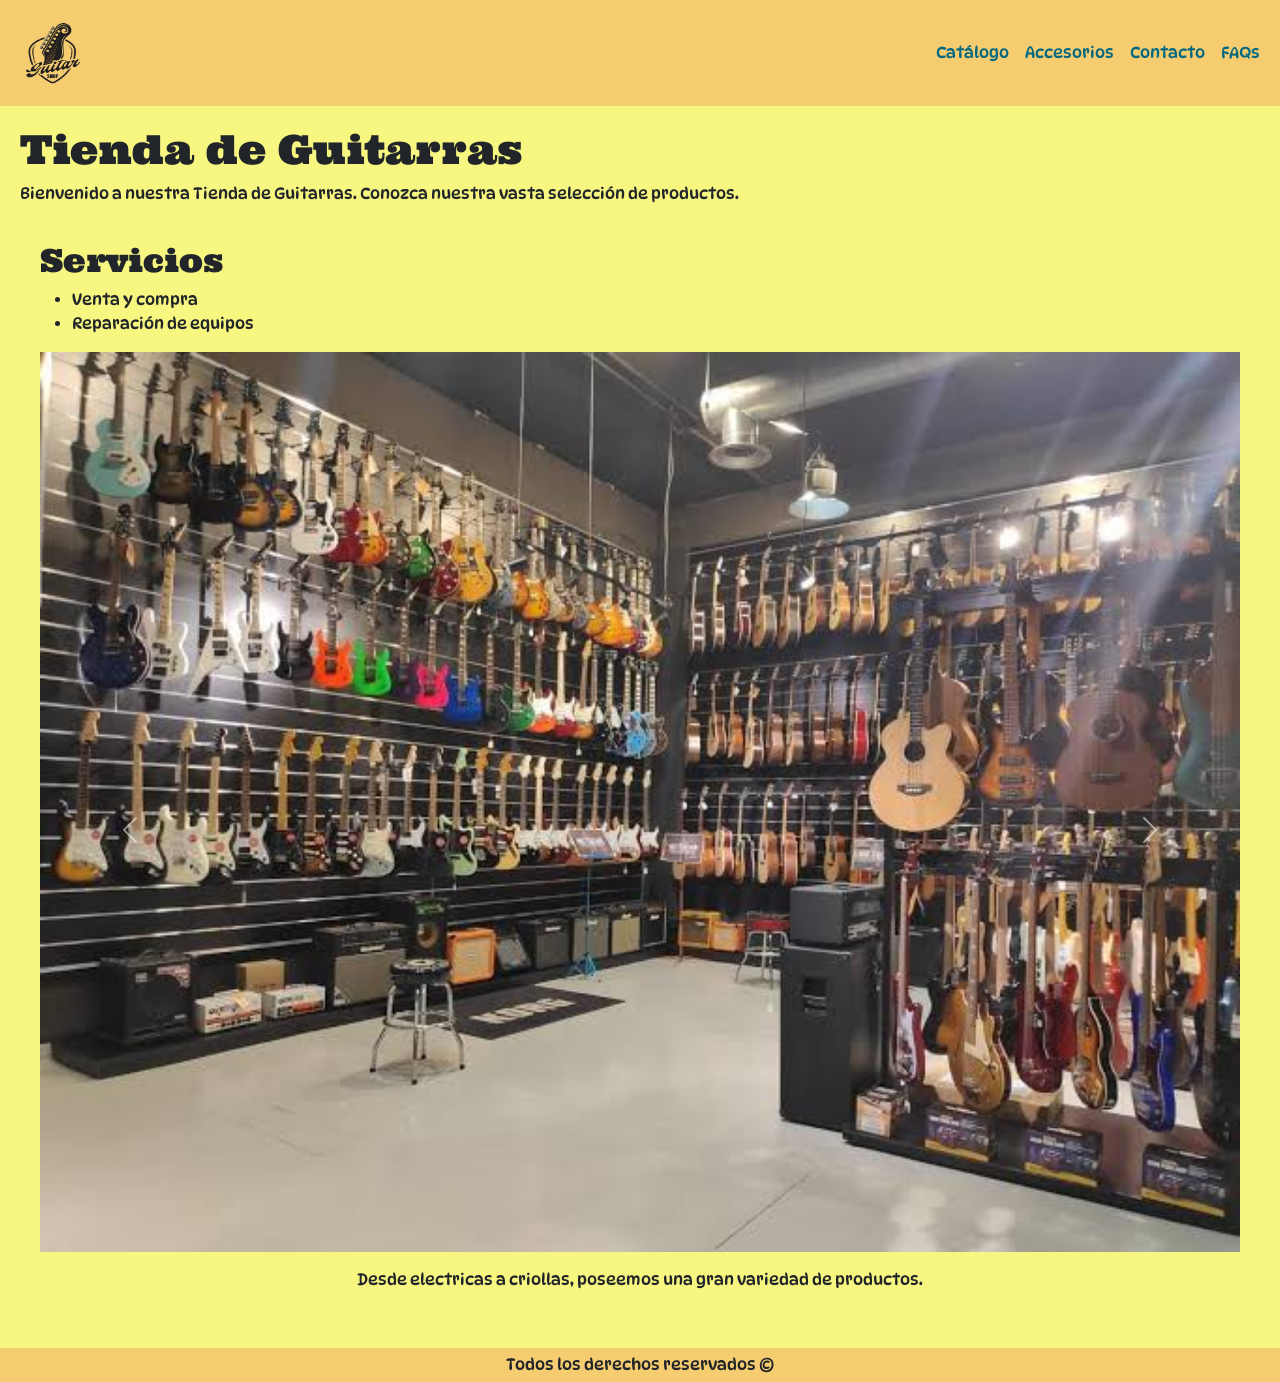
<file: index.html>
<!DOCTYPE html>
<html lang="es">
    <head>
        <meta charset="utf-8">
        <meta name="viewport" content="width=device-width,initial-scale=1.0">
        <title>Tienda de Guitarras</title>
        <link href="https://cdn.jsdelivr.net/npm/bootstrap@5.3.9/dist/css/bootstrap.min.css" rel="stylesheet" integrity="sha384-yEPZ7jP9S0QKiUQ0m3jjsO4ProIW7wvR9gXkI7JOGa2XVsw53Yke2bsdkBbjmmiX" crossorigin="anonymous">
        <link rel="stylesheet" href="./styles/styles.css">
        <link rel="shortcut icon" href="./imgs/gibson.png" type="image/x-icon">
    </head>
    <body>
        <header>
            <nav class="navbar navbar-expand-sm">
                <div class="container-fluid">
                    <a class="navbar-brand" href="./index.html">
                        <img src="./imgs/logo.png" alt="Logo de la tienda" class="imagen-logo">
                    </a>
                    <button class="navbar-toggler" type="button" data-bs-toggle="collapse" data-bs-target="#navbarIndices" aria-controls="navbarIndices" aria-expanded="false" aria-label="Toggle navigation">
                        <span class="navbar-toggler-icon"></span>
                    </button>
                    <div class="collapse navbar-collapse" id="navbarIndices">
                        <ul class="navbar-nav ms-auto mb-2 mb-lg-0">
                            <li class="nav-item">
                                <a class="nav-link" href="./pages/catalogo.html">Catálogo</a>
                            </li>
                            <li class="nav-item">
                                <a class="nav-link" href="./pages/accesorios.html">Accesorios</a>
                            </li>
                            <li class="nav-item">
                                <a class="nav-link" href="./pages/contacto.html">Contacto</a>
                            </li>
                            <li class="nav-item">
                                <a class="nav-link" href="./pages/faq.html">FAQs</a>
                            </li>
                        </ul>
                    </div>
                </div>
            </nav>
        </header>
        <main>
            <h1>Tienda de Guitarras</h1>
            <p>Bienvenido a nuestra Tienda de Guitarras. Conozca nuestra vasta selección de productos.</p>
            <section>
                <article class="grid-pag-principal">
                    <h2>Servicios</h2>
                    <ul>
                        <li>Venta y compra</li>
                        <li>Reparación de equipos</li>
                    </ul>
                    <div id="carouselTienda" class="carousel slide" data-bs-ride="carousel">
                        <div class="carousel-inner">
                            <div class="carousel-item active">
                                <img src="./imgs/tienda1.jpeg" class="d-block w-100" alt="Foto de nuestra tienda.">
                            </div>
                            <div class="carousel-item">
                                <img src="./imgs/tienda2.jpg" class="d-block w-100" alt="Foto close-up de guitarras.">
                            </div>
                            <div class="carousel-item">
                                <img src="./imgs/tienda3.jpg" class="d-block w-100" alt="Seccion premium de la tienda.">
                            </div>
                        </div>
                        <button class="carousel-control-prev" type="button" data-bs-target="#carouselTienda" data-bs-slide="prev">
                            <span class="carousel-control-prev-icon" aria-hidden="true"></span>
                            <span class="visually-hidden">Anterior</span>
                        </button>
                        <button class="carousel-control-next" type="button" data-bs-target="#carouselTienda" data-bs-slide="next">
                            <span class="carousel-control-next-icon" aria-hidden="true"></span>
                            <span class="visually-hidden">Siguiente</span>
                        </button>
                        <p>Desde electricas a criollas, poseemos una gran variedad de productos.</p>
                    </div>
                </article>
            </section>
        </main>
        <footer>
            Todos los derechos reservados &#169 
        </footer>
        <script src="https://cdn.jsdelivr.net/npm/bootstrap@5.3.9/dist/js/bootstrap.bundle.min.js" integrity="sha384-WyOxWvTyr1QaMPfiPJSv76iReVthorl5uWlFtZPyK0IEB0hGzo9y5Bp9mYanr8Bu" crossorigin="anonymous"></script>
    </body>
</html>
</file>
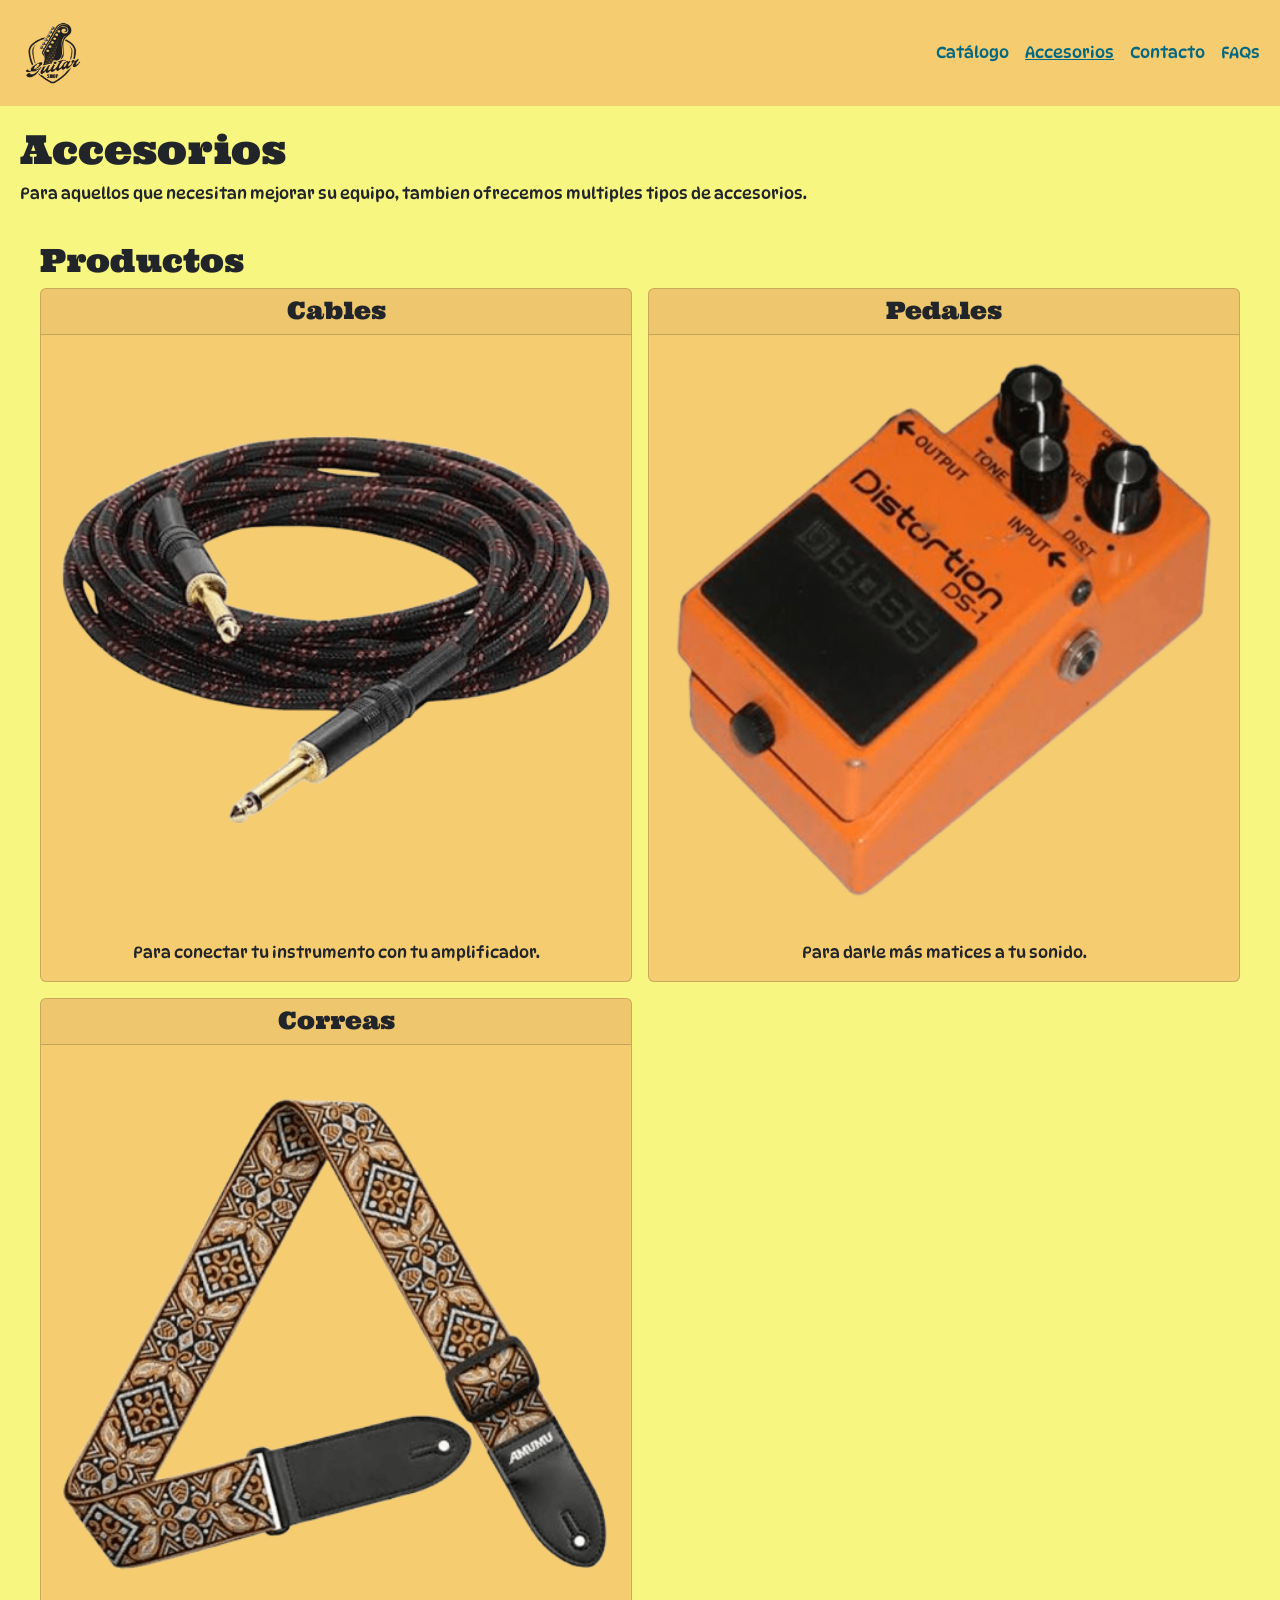
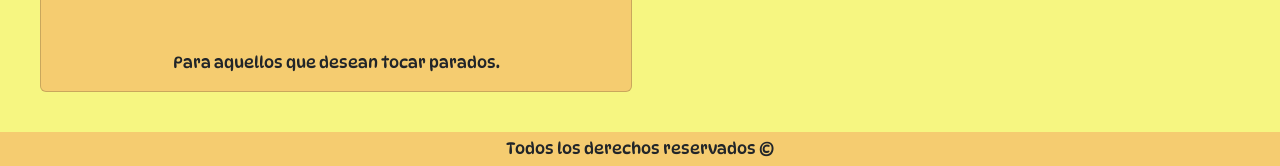
<file: pages/accesorios.html>
<!DOCTYPE html>
<html lang="es">
    <head>
        <meta charset="utf-8">
        <meta name="viewport" content="width=device-width,initial-scale=1.0">
        <title>Tienda de Guitarras: Accesorios</title>
        <link href="https://cdn.jsdelivr.net/npm/bootstrap@5.3.9/dist/css/bootstrap.min.css" rel="stylesheet" integrity="sha384-yEPZ7jP9S0QKiUQ0m3jjsO4ProIW7wvR9gXkI7JOGa2XVsw53Yke2bsdkBbjmmiX" crossorigin="anonymous">
        <link rel="stylesheet" href="../styles/styles.css">
        <link rel="shortcut icon" href="../imgs/gibson.png" type="image/x-icon">
    </head>
    <body>
        <header>
            <nav class="navbar navbar-expand-sm">
                <div class="container-fluid">
                    <a class="navbar-brand" href="../index.html">
                        <img src="../imgs/logo.png" alt="Logo de la tienda" class="imagen-logo">
                    </a>
                    <button class="navbar-toggler" type="button" data-bs-toggle="collapse" data-bs-target="#navbarIndices" aria-controls="navbarIndices" aria-expanded="false" aria-label="Toggle navigation">
                        <span class="navbar-toggler-icon"></span>
                    </button>
                    <div class="collapse navbar-collapse" id="navbarIndices">
                        <ul class="navbar-nav ms-auto mb-2 mb-lg-0">
                            <li class="nav-item">
                                <a class="nav-link" href="./catalogo.html">Catálogo</a>
                            </li>
                            <li class="nav-item">
                                <a class="nav-link active" aria-current="page" href="./accesorios.html">Accesorios</a>
                            </li>
                            <li class="nav-item">
                                <a class="nav-link" href="./contacto.html">Contacto</a>
                            </li>
                            <li class="nav-item">
                                <a class="nav-link" href="./faq.html">FAQs</a>
                            </li>
                        </ul>
                    </div>
                </div>
            </nav>
        </header>
        <main>
            <h1>Accesorios</h1>
            <p>Para aquellos que necesitan mejorar su equipo, tambien ofrecemos multiples tipos de accesorios.</p>
            <section>
                <h2>Productos</h2>
                <div class="contenedor-productos">
                    <article class="card producto" >
                        <h3 class="card-header w-100">Cables</h3>
                        <img src="../imgs/cables.png" class="card-img-top imagen-producto" alt="Foto de un cable de guitarra.">
                        <div class="card-body">
                            <p class="card-text">Para conectar tu instrumento con tu amplificador.</p>
                        </div>
                    </article>
                    <article class="card producto" >
                        <h3 class="card-header w-100">Pedales</h3>
                        <img src="../imgs/pedal.png" class="card-img-top imagen-producto" alt="Foto de un pedal de distorción.">
                        <div class="card-body">
                            <p class="card-text">Para darle más matices a tu sonido.</p>
                        </div>
                    </article>
                    <article class="card producto" >
                        <h3 class="card-header w-100">Correas</h3>
                        <img src="../imgs/correa.png" class="card-img-top imagen-producto" alt="Foto de una correa para guitarra.">
                        <div class="card-body">
                            <p class="card-text">Para aquellos que desean tocar parados.</p>
                        </div>
                    </article>
                </div>
            </section>
        </main>
        <footer>
            Todos los derechos reservados &#169 
        </footer>
        <script src="https://cdn.jsdelivr.net/npm/bootstrap@5.3.9/dist/js/bootstrap.bundle.min.js" integrity="sha384-WyOxWvTyr1QaMPfiPJSv76iReVthorl5uWlFtZPyK0IEB0hGzo9y5Bp9mYanr8Bu" crossorigin="anonymous"></script>
    </body>
</html>
</file>
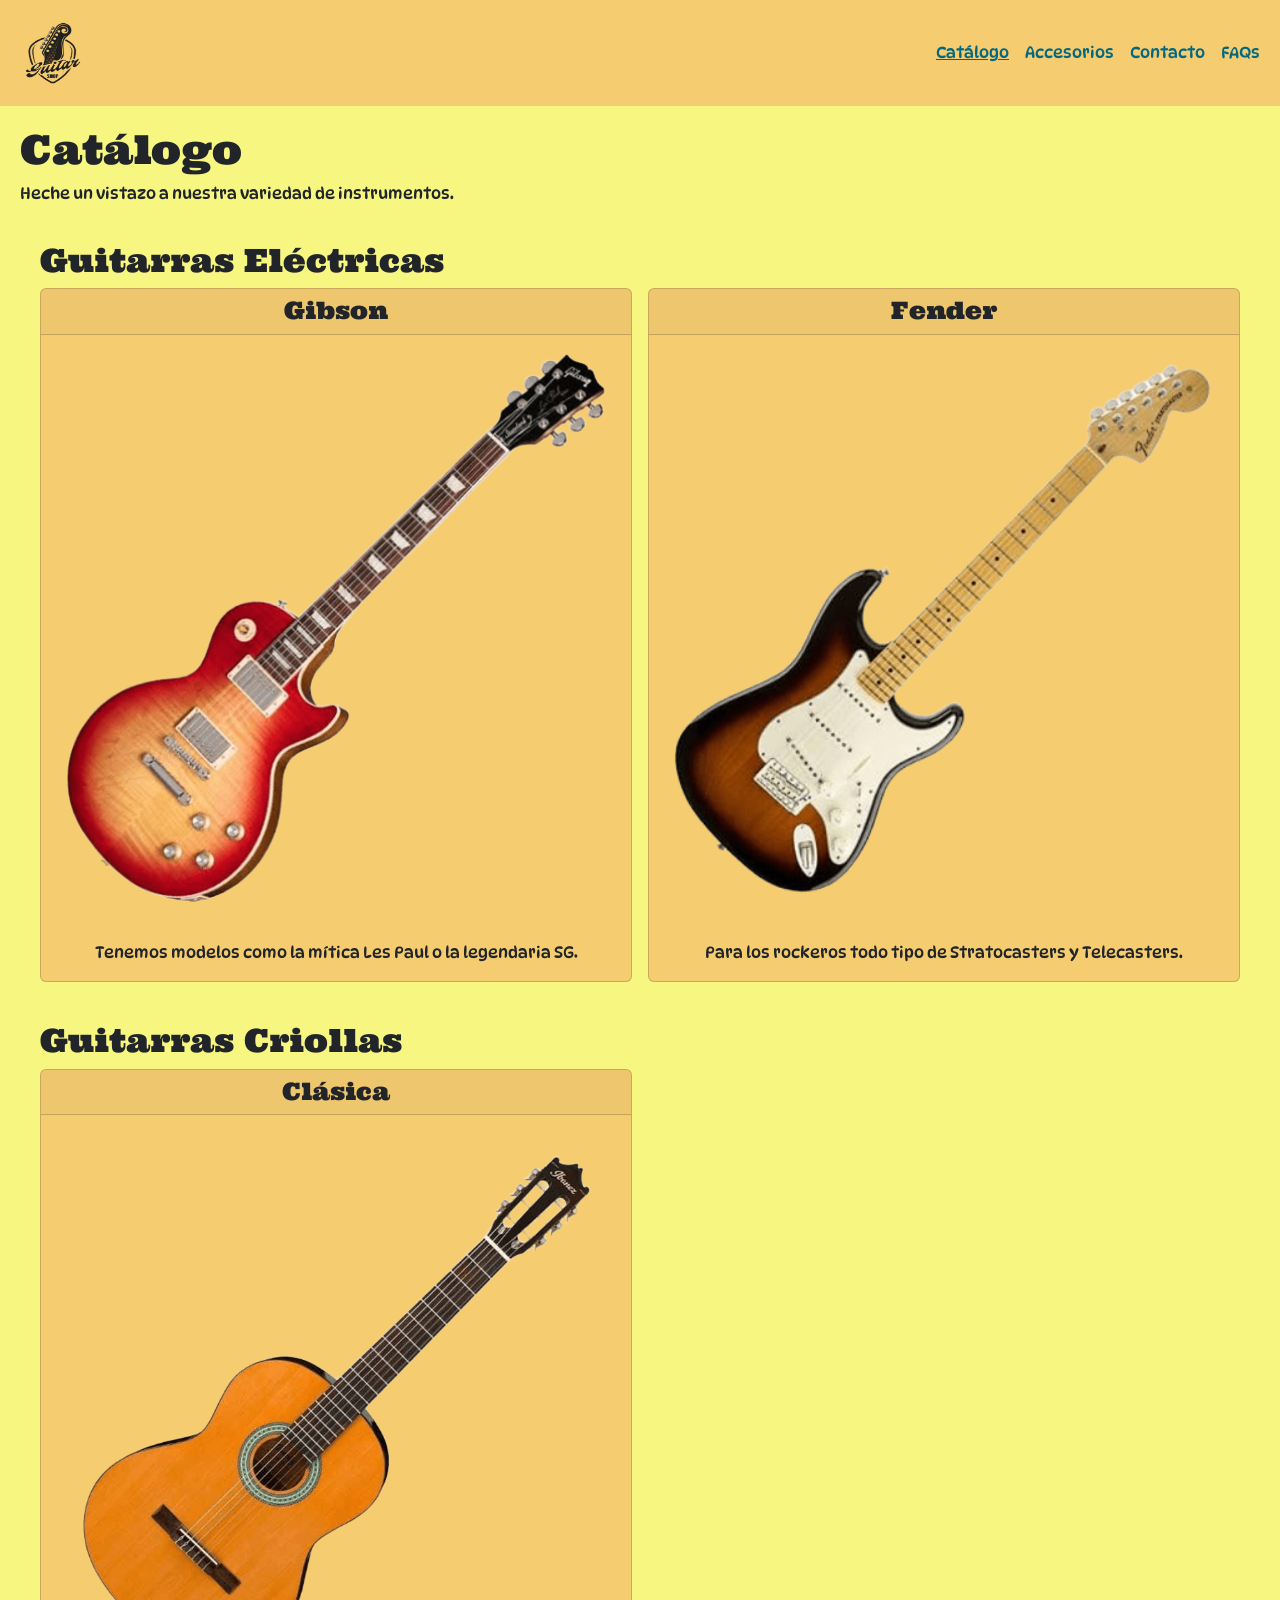
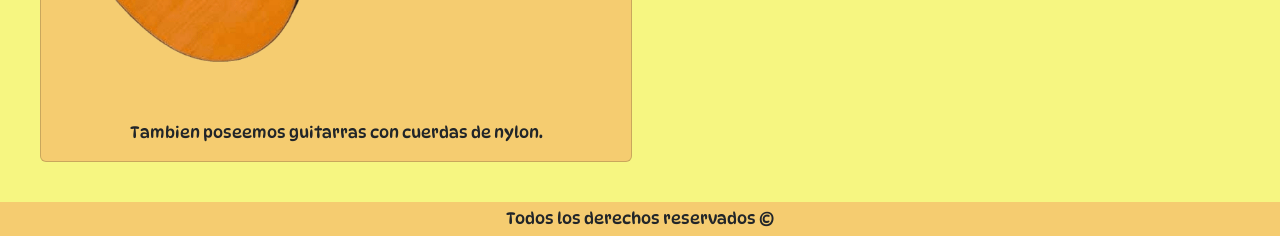
<file: pages/catalogo.html>
<!DOCTYPE html>
<html lang="es">
    <head>
        <meta charset="utf-8">
        <meta name="viewport" content="width=device-width,initial-scale=1.0">
        <title>Tienda de Guitarras: Catálogo</title>
        <link href="https://cdn.jsdelivr.net/npm/bootstrap@5.3.9/dist/css/bootstrap.min.css" rel="stylesheet" integrity="sha384-yEPZ7jP9S0QKiUQ0m3jjsO4ProIW7wvR9gXkI7JOGa2XVsw53Yke2bsdkBbjmmiX" crossorigin="anonymous">
        <link rel="stylesheet" href="../styles/styles.css">
        <link rel="shortcut icon" href="../imgs/gibson.png" type="image/x-icon">
    </head>
    <body>
        <header>
            <nav class="navbar navbar-expand-sm">
                <div class="container-fluid">
                    <a class="navbar-brand" href="../index.html">
                        <img src="../imgs/logo.png" alt="Logo de la tienda" class="imagen-logo">
                    </a>
                    <button class="navbar-toggler" type="button" data-bs-toggle="collapse" data-bs-target="#navbarIndices" aria-controls="navbarIndices" aria-expanded="false" aria-label="Toggle navigation">
                        <span class="navbar-toggler-icon"></span>
                    </button>
                    <div class="collapse navbar-collapse" id="navbarIndices">
                        <ul class="navbar-nav ms-auto mb-2 mb-lg-0">
                            <li class="nav-item">
                                <a class="nav-link active" aria-current="page" href="./catalogo.html">Catálogo</a>
                            </li>
                            <li class="nav-item">
                                <a class="nav-link" href="./accesorios.html">Accesorios</a>
                            </li>
                            <li class="nav-item">
                                <a class="nav-link" href="./contacto.html">Contacto</a>
                            </li>
                            <li class="nav-item">
                                <a class="nav-link" href="./faq.html">FAQs</a>
                            </li>
                        </ul>
                    </div>
                </div>
            </nav>
        </header>
        <main>
            <h1>Catálogo</h1>
            <p>Heche un vistazo a nuestra variedad de instrumentos.</p>
            <section>
                <h2>Guitarras Eléctricas</h2>
                <div class="contenedor-productos">
                    <article class="card producto producto-1" >
                        <h3 class="card-header w-100">Gibson</h3>
                        <img src="../imgs/gibson.png" class="card-img-top imagen-producto" alt="Foto de Gibson Les Paul.">
                        <div class="card-body">
                            <p class="card-text">Tenemos modelos como la mítica Les Paul o la legendaria SG.</p>
                        </div>
                    </article>
                    <article class="card producto producto-2" >
                        <h3 class="card-header w-100">Fender</h3>
                        <img src="../imgs/fender.png" class="card-img-top imagen-producto" alt="Foto de Fender Stratocaster.">
                        <div class="card-body">
                            <p class="card-text">Para los rockeros todo tipo de Stratocasters y Telecasters.</p>
                        </div>
                    </article>
                </div>
            </section>
            <section>
                <h2>Guitarras Criollas</h2>
                <div class="contenedor-productos">
                    <article class="card producto">
                        <h3 class="card-header w-100">Clásica</h3>
                        <img src="../imgs/criolla.png" class="card-img-top imagen-producto" alt="Foto de Guitarra Clásica.">
                        <div class="card-body">
                            <p class="card-text">Tambien poseemos guitarras con cuerdas de nylon.</p>
                        </div>
                    </article>
                </div>
            </section>
        </main>
        <footer>
            Todos los derechos reservados &#169 
        </footer>
        <script src="https://cdn.jsdelivr.net/npm/bootstrap@5.3.9/dist/js/bootstrap.bundle.min.js" integrity="sha384-WyOxWvTyr1QaMPfiPJSv76iReVthorl5uWlFtZPyK0IEB0hGzo9y5Bp9mYanr8Bu" crossorigin="anonymous"></script>
    </body>
</html>
</file>
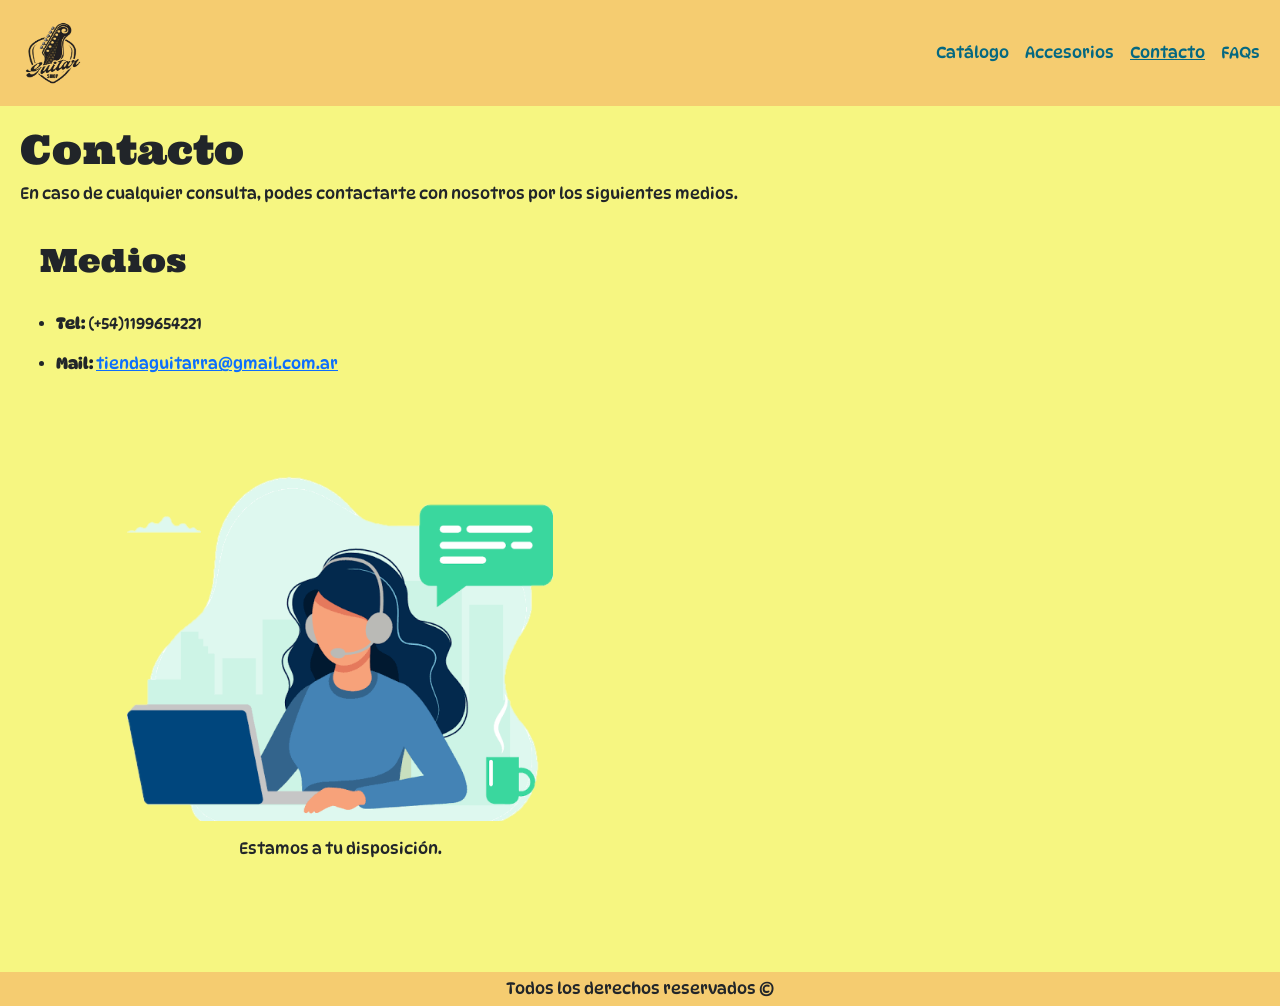
<file: pages/contacto.html>
<!DOCTYPE html>
<html lang="es">
    <head>
        <meta charset="utf-8">
        <meta name="viewport" content="width=device-width,initial-scale=1.0">
        <title>Tienda de Guitarras: Contacto</title>
        <link href="https://cdn.jsdelivr.net/npm/bootstrap@5.3.9/dist/css/bootstrap.min.css" rel="stylesheet" integrity="sha384-yEPZ7jP9S0QKiUQ0m3jjsO4ProIW7wvR9gXkI7JOGa2XVsw53Yke2bsdkBbjmmiX" crossorigin="anonymous">
        <link rel="stylesheet" href="../styles/styles.css">
        <link rel="shortcut icon" href="../imgs/gibson.png" type="image/x-icon">
    </head>
    <body>
        <header>
            <nav class="navbar navbar-expand-sm">
                <div class="container-fluid">
                    <a class="navbar-brand" href="../index.html">
                        <img src="../imgs/logo.png" alt="Logo de la tienda" class="imagen-logo">
                    </a>
                    <button class="navbar-toggler" type="button" data-bs-toggle="collapse" data-bs-target="#navbarIndices" aria-controls="navbarIndices" aria-expanded="false" aria-label="Toggle navigation">
                        <span class="navbar-toggler-icon"></span>
                    </button>
                    <div class="collapse navbar-collapse" id="navbarIndices">
                        <ul class="navbar-nav ms-auto mb-2 mb-lg-0">
                            <li class="nav-item">
                                <a class="nav-link" href="./catalogo.html">Catálogo</a>
                            </li>
                            <li class="nav-item">
                                <a class="nav-link" href="./accesorios.html">Accesorios</a>
                            </li>
                            <li class="nav-item">
                                <a class="nav-link active" aria-current="page" href="./contacto.html">Contacto</a>
                            </li>
                            <li class="nav-item">
                                <a class="nav-link" href="./faq.html">FAQs</a>
                            </li>
                        </ul>
                    </div>
                </div>
            </nav>
        </header>
        <main>
            <h1>Contacto</h1>
            <p>En caso de cualquier consulta, podes contactarte con nosotros por los siguientes medios.</p>
            <section>
                <h2>Medios</h2>
                <article class="grid-contacto">
                    <ul>
                        <li><span class="enfasis">Tel:</span> (+54)1199654221</li>
                        <li><span class="enfasis">Mail:</span> <a href="">tiendaguitarra@gmail.com.ar</a></li>
                    </ul>
                    <figure>
                        <img src="../imgs/contacto.png" alt="Imagen de servicio al cliente." class="imagen-decoracion">
                        <figcaption>Estamos a tu disposición.</figcaption>
                    </figure>
                </article>
            </section>
        </main>
        <footer>
            Todos los derechos reservados &#169 
        </footer>
        <script src="https://cdn.jsdelivr.net/npm/bootstrap@5.3.9/dist/js/bootstrap.bundle.min.js" integrity="sha384-WyOxWvTyr1QaMPfiPJSv76iReVthorl5uWlFtZPyK0IEB0hGzo9y5Bp9mYanr8Bu" crossorigin="anonymous"></script>
    </body>
</html>
</file>
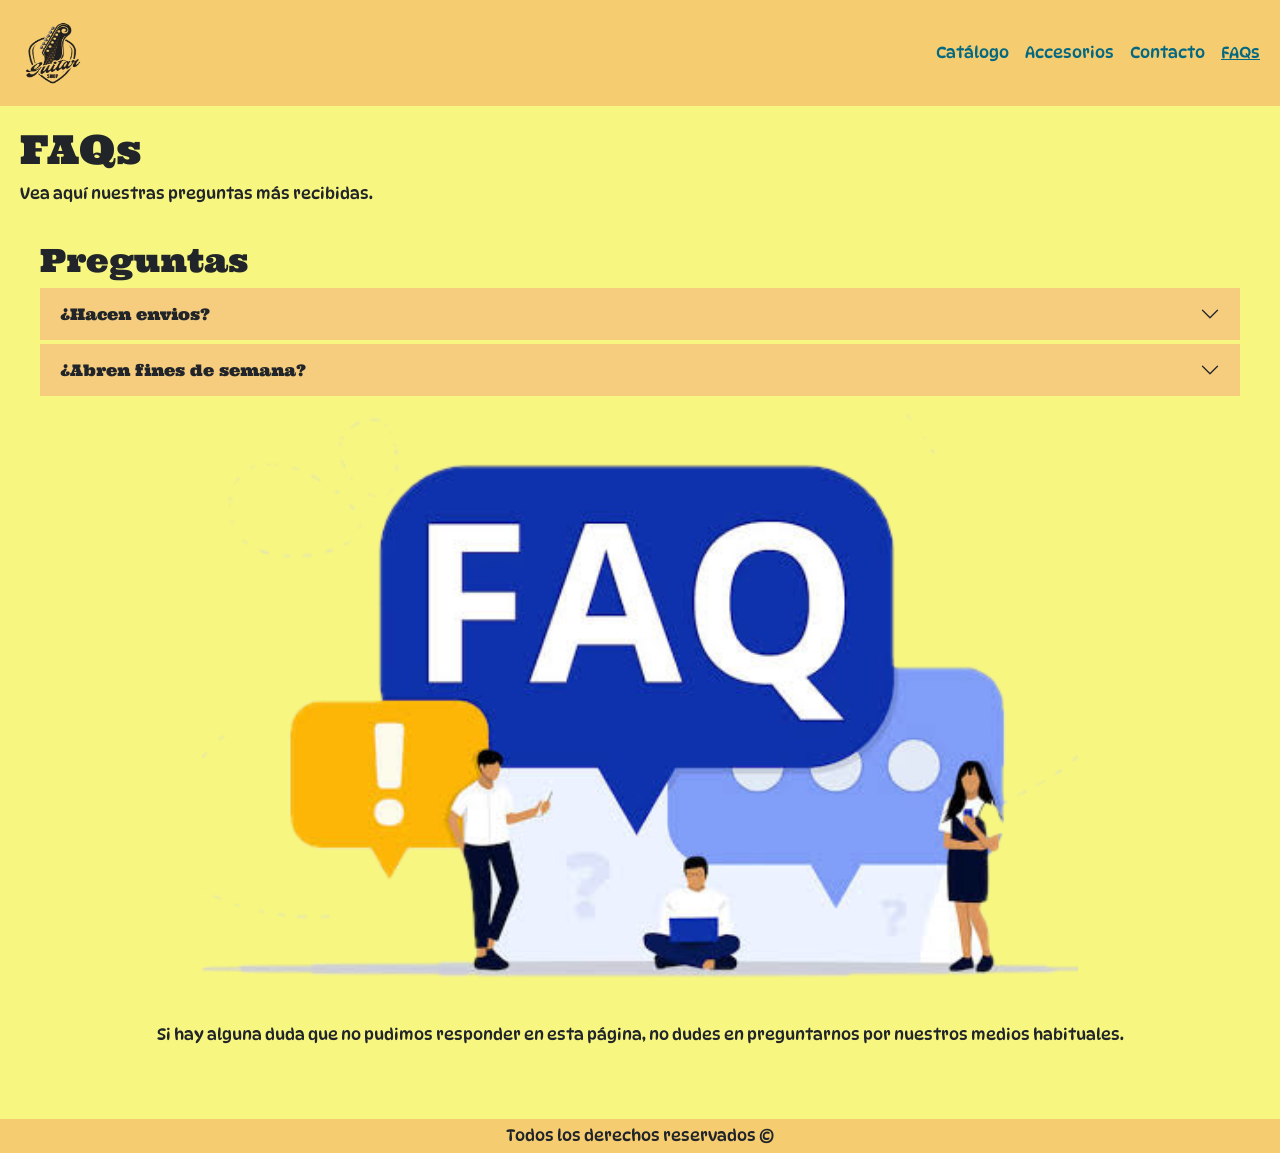
<file: pages/faq.html>
<!DOCTYPE html>
<html lang="es">
    <head>
        <meta charset="utf-8">
        <meta name="viewport" content="width=device-width,initial-scale=1.0">
        <title>Tienda de Guitarras: FAQs</title>
        <link href="https://cdn.jsdelivr.net/npm/bootstrap@5.3.9/dist/css/bootstrap.min.css" rel="stylesheet" integrity="sha384-yEPZ7jP9S0QKiUQ0m3jjsO4ProIW7wvR9gXkI7JOGa2XVsw53Yke2bsdkBbjmmiX" crossorigin="anonymous">
        <link rel="stylesheet" href="../styles/styles.css">
        <link rel="shortcut icon" href="../imgs/gibson.png" type="image/x-icon">
    </head>
    <body>
        <header>
            <nav class="navbar navbar-expand-sm">
                <div class="container-fluid">
                    <a class="navbar-brand" href="../index.html">
                        <img src="../imgs/logo.png" alt="Logo de la tienda" class="imagen-logo">
                    </a>
                    <button class="navbar-toggler" type="button" data-bs-toggle="collapse" data-bs-target="#navbarIndices" aria-controls="navbarIndices" aria-expanded="false" aria-label="Toggle navigation">
                        <span class="navbar-toggler-icon"></span>
                    </button>
                    <div class="collapse navbar-collapse" id="navbarIndices">
                        <ul class="navbar-nav ms-auto mb-2 mb-lg-0">
                            <li class="nav-item">
                                <a class="nav-link" href="./catalogo.html">Catálogo</a>
                            </li>
                            <li class="nav-item">
                                <a class="nav-link" href="./accesorios.html">Accesorios</a>
                            </li>
                            <li class="nav-item">
                                <a class="nav-link" href="./contacto.html">Contacto</a>
                            </li>
                            <li class="nav-item">
                                <a class="nav-link active" aria-current="page" href="./faq.html">FAQs</a>
                            </li>
                        </ul>
                    </div>
                </div>
            </nav>
        </header>
        <main>
            <h1>FAQs</h1>
            <p>Vea aquí nuestras preguntas más recibidas.</p>
            <section>
                <h2>Preguntas</h2>
                <div class="accordion accordion-flush" id="accordionFaqs">
                    <article class="accordion-item">
                        <h3 class="accordion-header">
                            <button class="accordion-button collapsed" type="button" data-bs-toggle="collapse" data-bs-target="#preguntaUno" aria-expanded="false" aria-controls="preguntaUno">
                                ¿Hacen envios?
                            </button>
                        </h3>
                        <div id="preguntaUno" class="accordion-collapse collapse" data-bs-parent="#accordionFaqs">
                            <div class="accordion-body">
                                ¡Claro que si! Tanto local como Nacional.
                            </div>
                        </div>
                    </article>
                    <article class="accordion-item">
                        <h3 class="accordion-header">
                            <button class="accordion-button collapsed" type="button" data-bs-toggle="collapse" data-bs-target="#preguntaDos" aria-expanded="false" aria-controls="preguntaDos">
                                ¿Abren fines de semana?
                            </button>
                        </h3>
                        <div id="preguntaDos" class="accordion-collapse collapse" data-bs-parent="#accordionFaqs">
                            <div class="accordion-body">
                                Solo Sábado de 10hs a 14hs.
                            </div>
                        </div>
                    </article>
                </div>
                <figure>
                    <img src="../imgs/faq.png" alt="Imagen de FAQs." class="imagen-decoracion">
                    <figcaption>Si hay alguna duda que no pudimos responder en esta página, no dudes en preguntarnos por nuestros medios habituales.</figcaption>
                </figure>
            </section>
        </main>
        <footer>
            Todos los derechos reservados &#169 
        </footer>
        <script src="https://cdn.jsdelivr.net/npm/bootstrap@5.3.9/dist/js/bootstrap.bundle.min.js" integrity="sha384-WyOxWvTyr1QaMPfiPJSv76iReVthorl5uWlFtZPyK0IEB0hGzo9y5Bp9mYanr8Bu" crossorigin="anonymous"></script>
    </body>
</html>
</file>
<file: styles/styles.css>
@import url('https://fonts.googleapis.com/css2?family=DynaPuff:wght@400..700&family=Ultra&display=swap');

/* RESET */
*{
    padding: 0;
    margin: 0;
}

/* DECLARACION DE VARIABLES */
:root{
    --color-fondo: #f5f570e0;
    --color-secundario: #f5c66ee0;
    --color-secundario-oscuro: #cfa65ae0;
    --color-acento: #006781fb;
    --color-hover: #2aa6c5fb;
}

/* HEADER */
.imagen-logo{
    width: 5rem;
    height: 5rem;
}

.nav-link{
    color: var(--color-acento);
}

.nav-link:hover{
    color: var(--color-hover);
}

.navbar-nav .nav-link.active{
    color: var(--color-acento);
    text-decoration: underline;
}

.navbar{
    background-color: var(--color-secundario);
}

/* PÁGINA PRINCIPAL */


h1, h2, h3, h4, h5, h6{
    font-family: Ultra, sans-serif;
    font-weight: 200;
}

h1{
    font-size: 2.5rem;
}

h2{
    font-size: 2rem;
    grid-area: h2;
}

h3{
    font-size: 1.5rem;
}

p{
    font-size: 1rem;
}

main{
    padding: 20px;
}

ul{
    grid-area: ul;
}

body{
    font-family: DynaPuff, sans-serif;
    background-color: var(--color-fondo);
    font-weight: 100;
}

section{
    padding: 20px;
}

figure{
    display: flex;
    flex-direction: column;
    justify-content: center;
    align-items: center;
    gap: 1rem;
    padding: 1rem;
}

.carousel.slide{
    grid-area: carousel;
}

.carousel.slide p{
    text-align: center;
    padding: 1rem 0rem 0rem;
}

.grid-pag-principal{
    display: grid;
    grid-template-columns: 1fr;
    grid-template-areas: 
        "h2"
        "ul"
        "carousel";
}

@media (min-width: 1024px){
    .grid-pag-principal{
        grid-template-columns: repeat(2, 1fr);
        grid-template-areas: 
            "h2 h2 "
            "ul ul"
            "carousel carousel";
    }
}

/* CATÁLOGO/ACCESORIOS */
.imagen-producto{
    padding: 1rem;
}

.contenedor-productos{
    display: grid;
    grid-template-columns: 1fr;
    gap: 1rem;
}

.producto{
    display: flex;
    flex-direction: column;
    justify-content: center;
    align-items: center;
    background-color: var(--color-secundario);
    border-radius: 6px;
}

.producto h3{
    display: flex;
    justify-content: center;
    align-items: center;
}

.producto p{
    display: flex;
    justify-content: center;
    align-items: center;
}

.producto:hover{
    transform: translateY(-5px);
    box-shadow: 5px 5px 20px var(--color-acento);
}

@media (min-width: 768px){
    .contenedor-productos{
        grid-template-columns: repeat(2, 1fr);
        grid-template-areas: 
            "producto1 producto2";
        gap: 1rem;
    }

    .producto-1{
        grid-area: producto1;
    }

    .producto-2{
        grid-area: producto2;
    }
}

@media (min-width: 1024px){
    .contenedor-productos{
        grid-template-columns: repeat(2, 1fr);
        grid-template-areas: 
            "producto1 producto2";
        gap: 1rem;
    }

    .producto-1{
        grid-area: producto1;
    }

    .producto-2{
        grid-area: producto2;
    }
}

/* FAQ */
.accordion-button{
    background-color: var(--color-secundario);
}

.accordion-item{
    border-color: var(--color-fondo);
    border-width: 0.25rem;
}

.accordion-button:not(.collapsed){
    background-color: var(--color-secundario);
    box-shadow: inset 0 0.25rem 0 var(--color-fondo); 
}

.accordion-button:focus{
    border-color: var(--color-acento);
}

.accordion-body{
    background-color: var(--color-secundario-oscuro);
}

/* CONTACTO */
.enfasis{
    font-weight: 700;
}

.imagen-decoracion{
    width: 100%;
    height: 100%;
    object-fit: cover;
}

.grid-contacto{
    display: grid;
    grid-template-columns: 1fr;
    grid-template-areas: 
        "ul"
        "figure";
}

@media (min-width: 1024px){
    .imagen-decoracion{
        width: 75%;
        height: 75%;
    }

    .grid-contacto{
        display: grid;
        grid-template-columns: repeat(2, 1fr);
        grid-template-areas: 
            "ul ul"
            "figure figure";
    }

    .grid-contacto ul{
        padding: 1rem;
    }

    .grid-contacto li{
        padding: 0.5rem 0rem;
    }
}

/* FOOTER */
footer{
    background-color: var(--color-secundario);
    display: flex;
    justify-content: center;
    align-items: center;
    padding: 5px;
}
</file>
